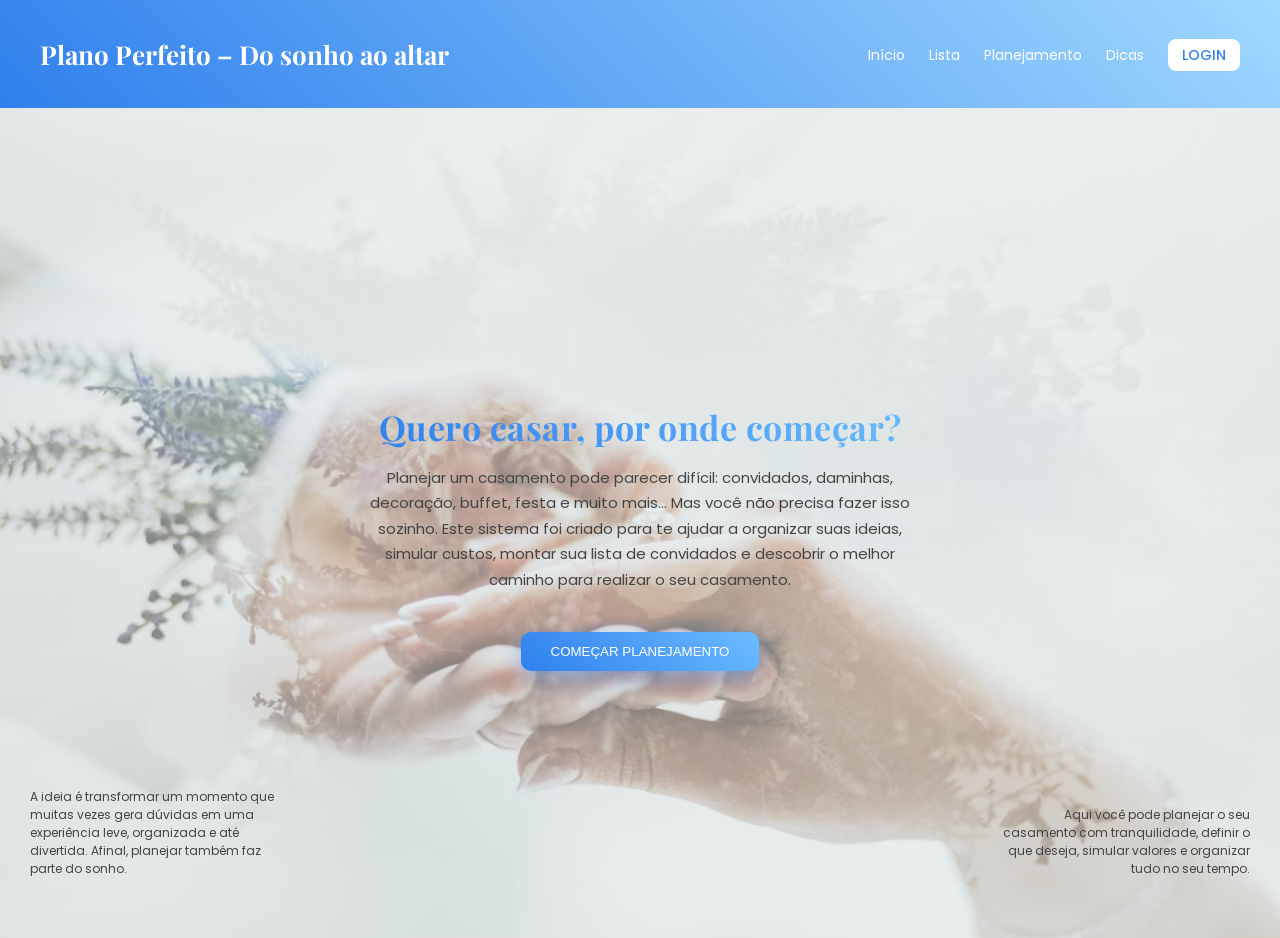
<file: index.html>
<!DOCTYPE html>
<html lang="pt-BR">
<head>
  <meta charset="UTF-8">
  <title>Plano Perfeito – Do sonho ao altar</title>

  <!-- FONTES -->
  <link href="https://fonts.googleapis.com/css2?family=Playfair+Display:wght@500;700&family=Poppins:wght@300;400;500&display=swap" rel="stylesheet">

  <link rel="stylesheet" href="style.css">
</head>
<body>

<!-- MENU -->
<nav class="menu">
  <h2 class="logo">Plano Perfeito – Do sonho ao altar</h2>

  <div class="links">
    <a href="#">Início</a>
    <a href="#">Lista</a>
    <a href="#">Planejamento</a>
    <a href="#">Dicas</a>
    <a href="login.html" class="login">LOGIN</a>  </div>
</nav>

<!-- TEXTO SUPERIOR -->
<div class="topo-texto">
  Por onde começar a organizar e escolher as roupas da noiva e do noivo?<br>
  Descubra o melhor caminho com dicas simples e listas inteligentes que vão te guiar desde o primeiro passo.
</div>

<!-- TELA INICIAL -->
<section class="inicio">

  <div class="centro">
    <h1>Quero casar, por onde começar?</h1>

    <p>
      Planejar um casamento pode parecer difícil: convidados, daminhas, decoração,
      buffet, festa e muito mais... Mas você não precisa fazer isso sozinho.
      Este sistema foi criado para te ajudar a organizar suas ideias, simular custos,
      montar sua lista de convidados e descobrir o melhor caminho para realizar o seu casamento.
    </p>

    <button class="botao">COMEÇAR PLANEJAMENTO</button>
  </div>

  <div class="lado esquerdo">
    A ideia é transformar um momento que muitas vezes gera dúvidas em uma experiência leve,
    organizada e até divertida. Afinal, planejar também faz parte do sonho.
  </div>

  <div class="lado direita">
    Aqui você pode planejar o seu casamento com tranquilidade, definir o que deseja,
    simular valores e organizar tudo no seu tempo.
  </div>

</section>

</body>
</html>
</file>
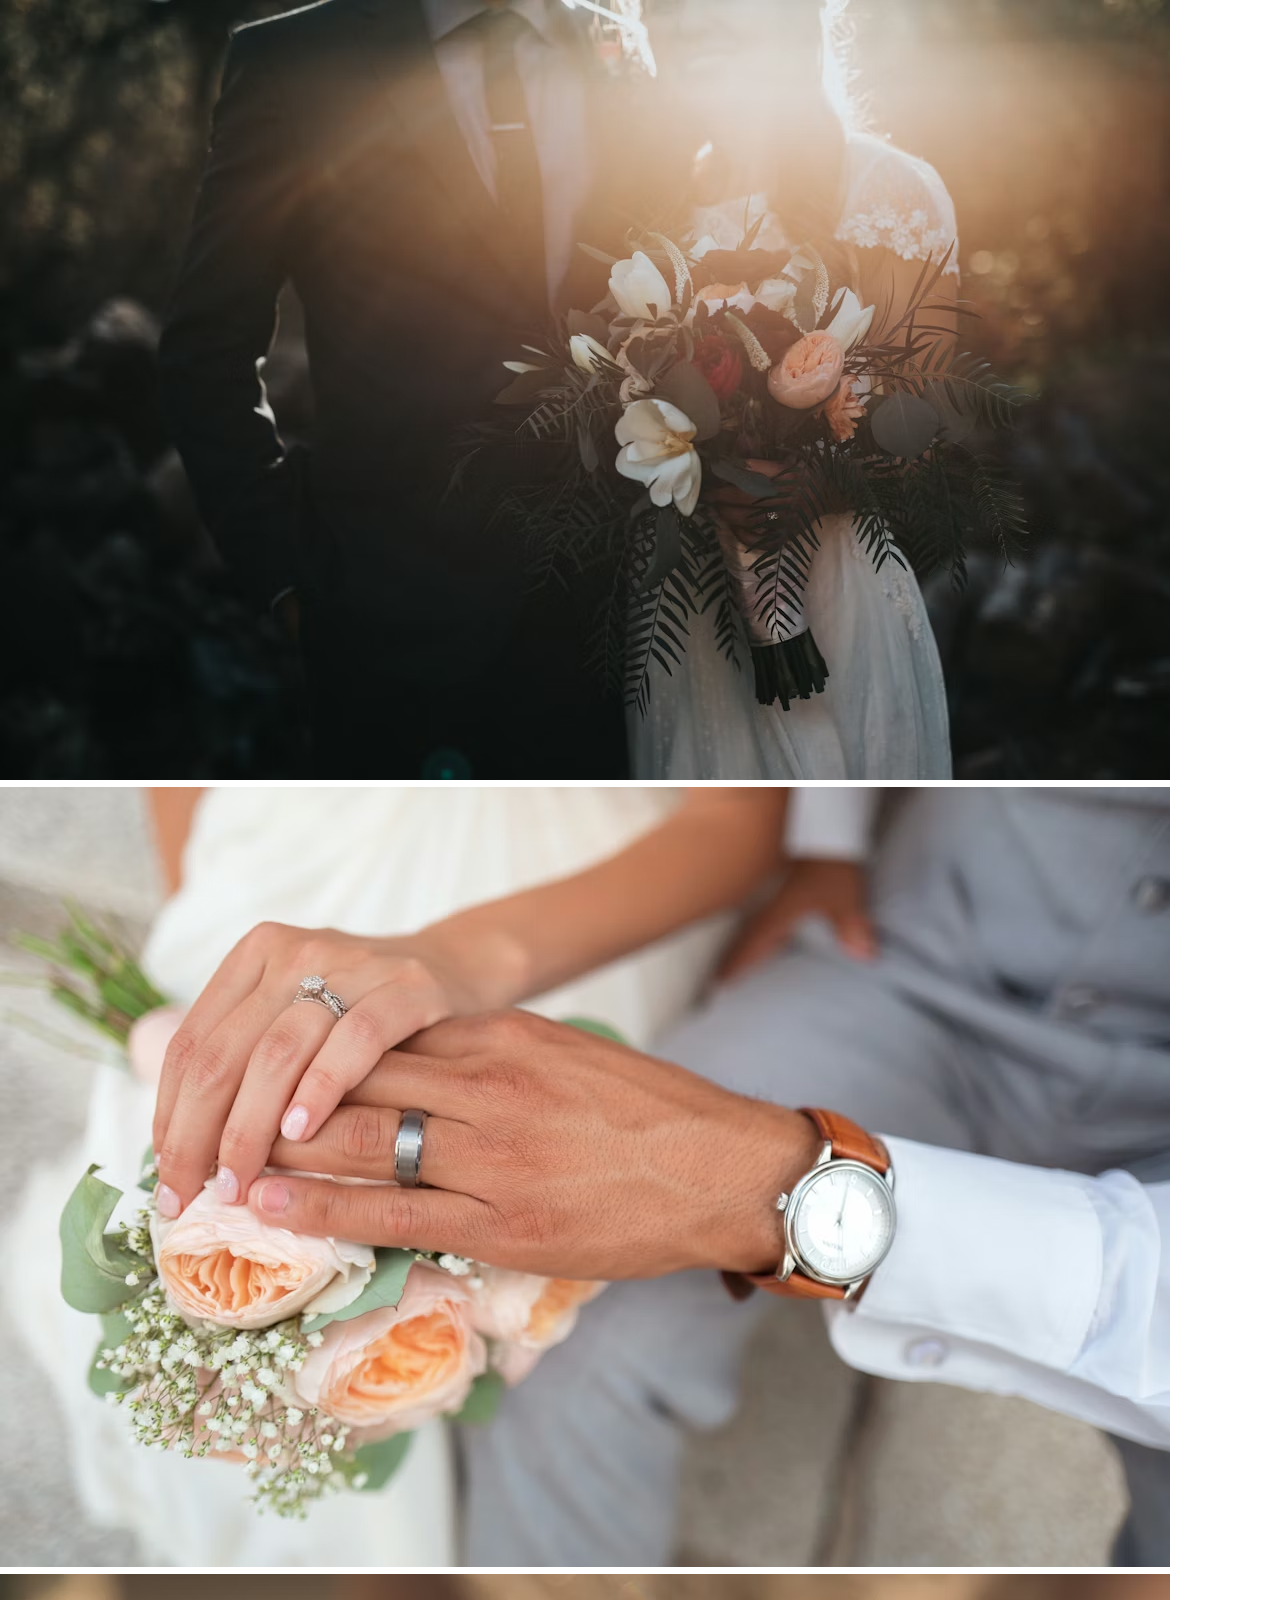
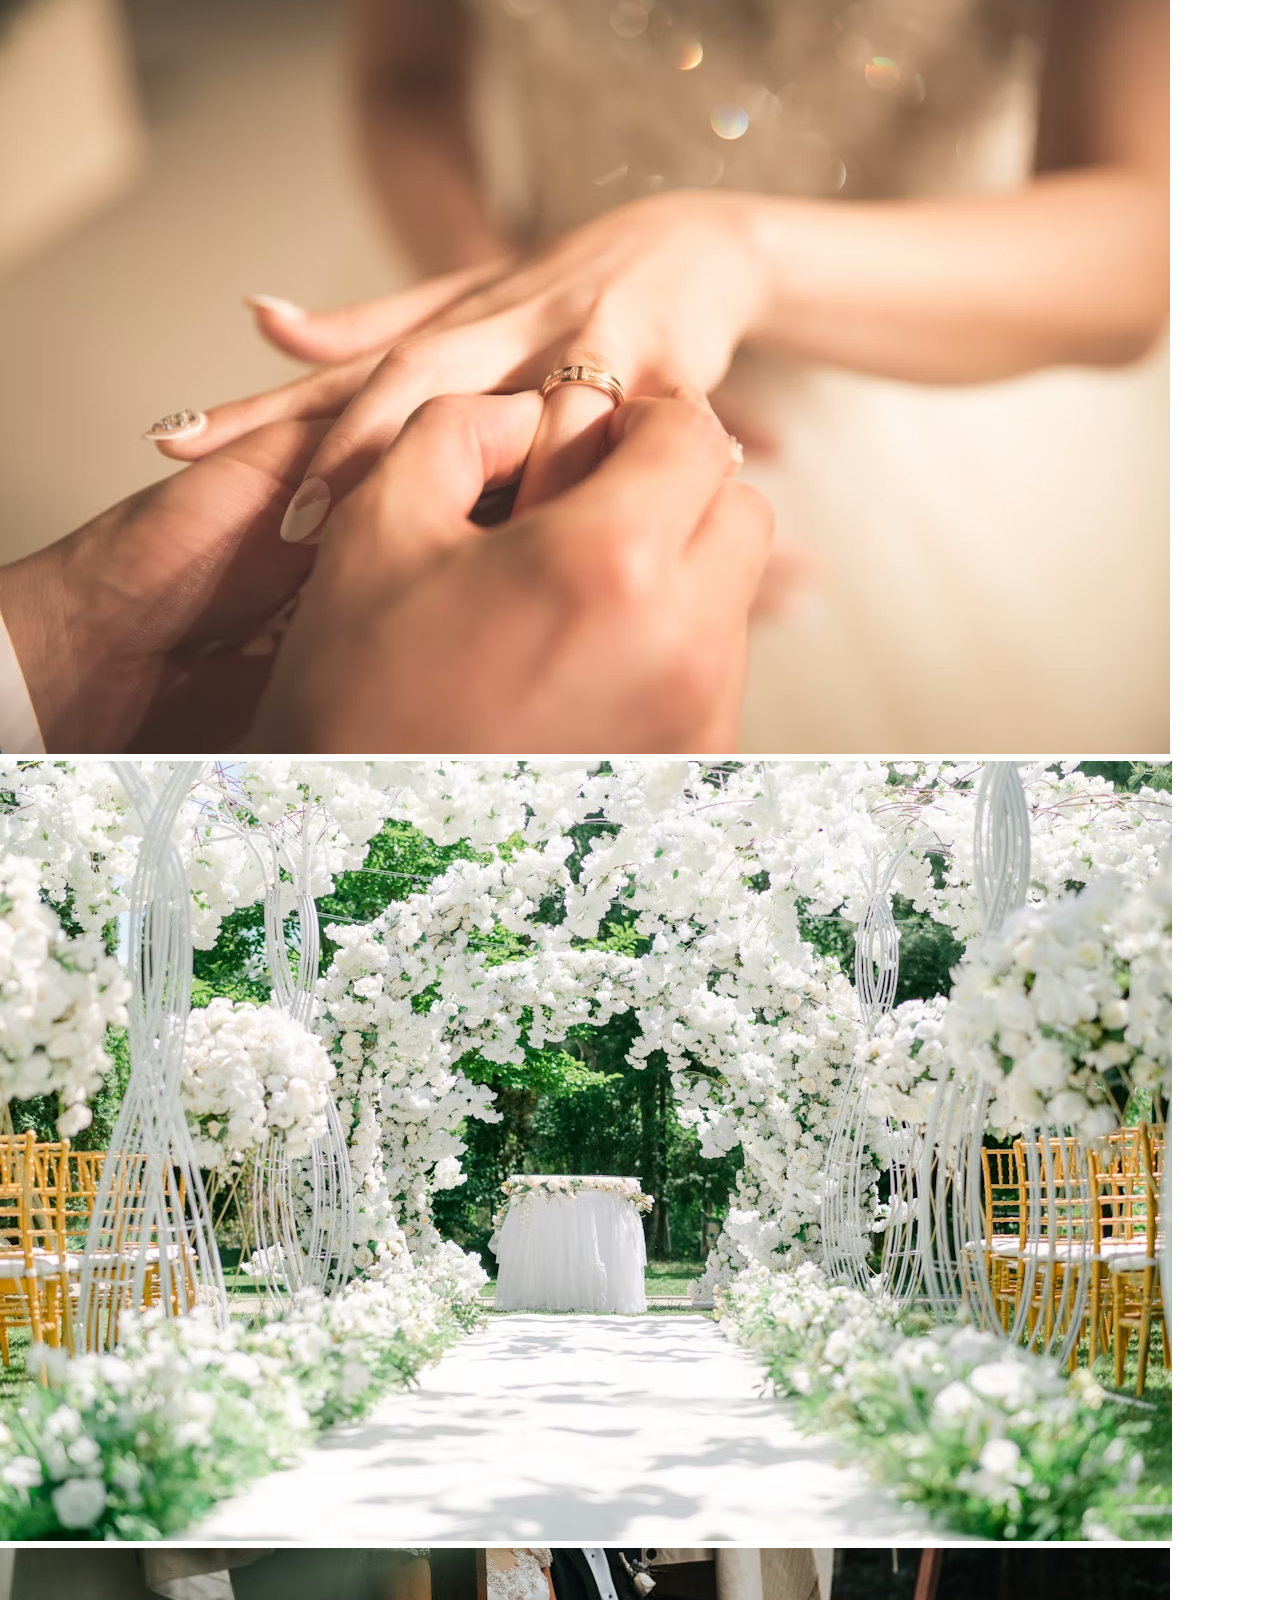
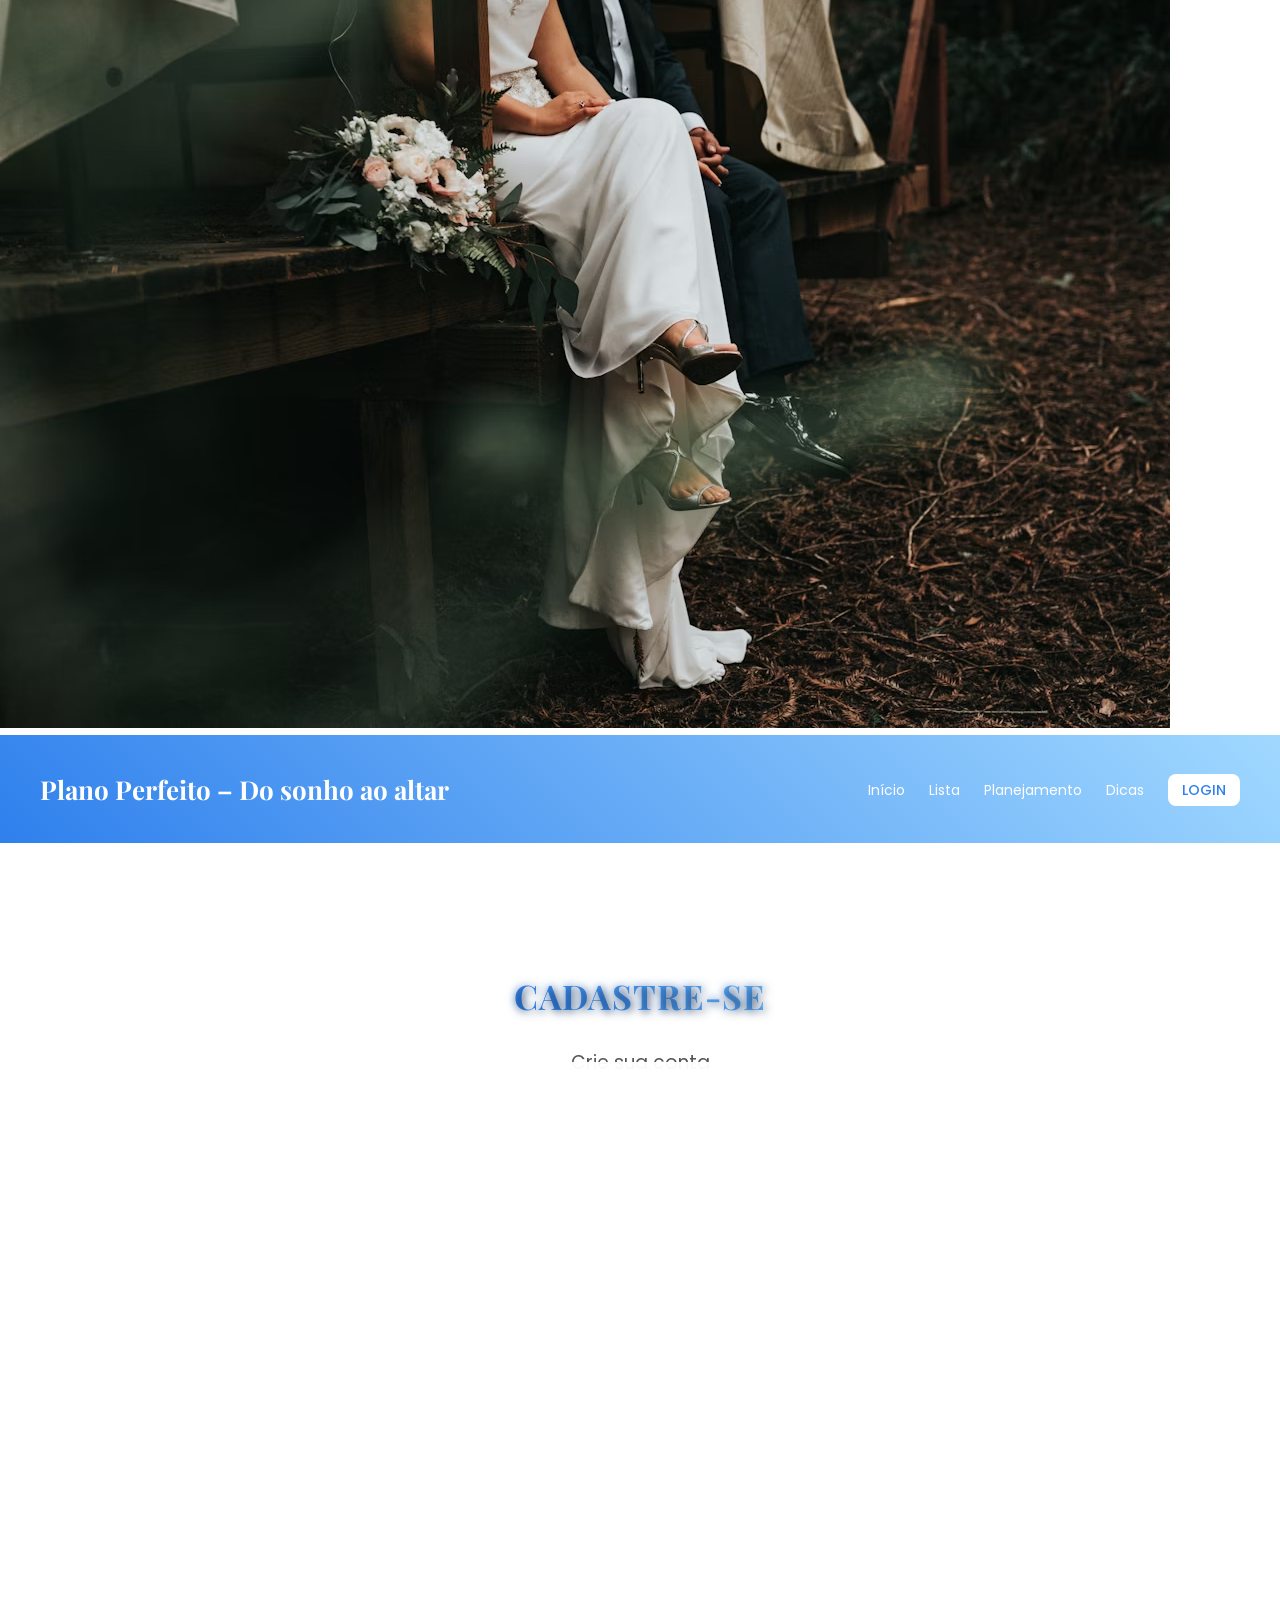
<file: cadastro.html>
<!DOCTYPE html>
<html lang="pt-BR">
<head>
  <meta charset="UTF-8">
  <title>Cadastro</title>

  <link href="https://fonts.googleapis.com/css2?family=Playfair+Display:wght@500;700&family=Poppins:wght@300;400;500&display=swap" rel="stylesheet">
  <link rel="stylesheet" href="style.css">
</head>

<body>

<div class="slider">
  <img src="img1.png" class="active">
  <img src="img2.png">
  <img src="img3.png">
  <img src="img4.png">
  <img src="img5.png">
</div>

<nav class="menu">
  <h2 class="logo">Plano Perfeito – Do sonho ao altar</h2>

  <div class="links">
    <a href="index.html">Início</a>
    <a href="#">Lista</a>
    <a href="#">Planejamento</a>
    <a href="#">Dicas</a>
    <a href="login.html" class="login">LOGIN</a>
  </div>
</nav>

<section class="login-area">

  <h2 class="titulo-login">CADASTRE-SE</h2>
  <h3>Crie sua conta</h3>

  <div class="card-login">

    <label>Nome completo *</label>
    <input type="text" id="nome" placeholder="Seu nome">

    <label>E-mail *</label>
    <input type="email" id="novoEmail" placeholder="seu@email.com">

    <label>Senha *</label>
    <input type="password" id="novaSenha" placeholder="Crie uma senha">

    <label>Confirmar senha *</label>
    <input type="password" id="confirmarSenha" placeholder="Confirme a senha">

    <p id="erro-cadastro" class="erro-login"></p>

    <button class="entrar" onclick="cadastrar()">CRIAR CONTA</button>

    <p class="cadastro">
      Já tem uma conta? <a href="login.html">Fazer login</a>
    </p>

  </div>

</section>

<script src="script.js"></script>

</body>
</html>
</file>
<file: style.css>
body {
  margin: 0;
  font-family: 'Poppins', sans-serif;
  color: #333;
}

/* MENU */
.menu {
  display: flex;
  justify-content: space-between;
  align-items: center;
  padding: 15px 40px;
  background: linear-gradient(45deg, #2f80ed, #a0d8ff);
}

/* LOGO */
.logo {
  font-size: 26px;
  font-weight: 700;
  font-family: 'Playfair Display', serif;
  color: white;
}

/* LINKS */
.links a {
  margin-left: 20px;
  text-decoration: none;
  color: white;
  font-size: 14px;
}

/* LOGIN */
.login {
  background: white;
  color: #2f80ed !important;
  padding: 6px 14px;
  border-radius: 8px;
  font-weight: 500;
}

/* TEXTO TOPO */
.topo-texto {
  position: absolute;
  top: 140px;
  right: 40px;
  width: 300px;
  font-size: 13px;
  color: #444;
  text-align: right;
  line-height: 1.5;
}

/* HOME */
.inicio {
  height: calc(100vh - 70px);
  background:
    linear-gradient(rgba(255,255,255,0.5), rgba(255,255,255,0.5)),
    url("imagem.png");
  background-size: cover;
  background-position: center;
  display: flex;
  align-items: center;
  justify-content: center;
  position: relative;
}

/* CENTRO */
.centro {
  text-align: center;
  width: 550px;
}

/* TITULO PRINCIPAL */
.centro h1 {
  font-size: 34px;
  margin-bottom: 15px;
  font-family: 'Playfair Display', serif;
  font-weight: 700;
  letter-spacing: 0.5px;

  background: linear-gradient(45deg, #2f80ed, #6bbcff);
  -webkit-background-clip: text;
  -webkit-text-fill-color: transparent;
}

/* TEXTO */
.centro p {
  font-size: 15px;
  color: #444;
  line-height: 1.7;
}

/* BOTÃO */
.botao {
  margin-top: 25px;
  padding: 12px 30px;
  border: none;
  border-radius: 10px;
  background: linear-gradient(45deg, #2f80ed, #6bbcff);
  color: white;
  font-weight: 500;
  cursor: pointer;
  box-shadow: 0 8px 20px rgba(47, 128, 237, 0.4);
  transition: 0.3s;
}

.botao:hover {
  transform: translateY(-2px);
  box-shadow: 0 12px 25px rgba(47, 128, 237, 0.6);
}

/* TEXTOS LATERAIS */
.lado {
  position: absolute;
  width: 260px;
  font-size: 12px;
  color: #444;
  line-height: 1.5;
}

.esquerdo {
  left: 30px;
  bottom: 60px;
}

.direita {
  right: 30px;
  bottom: 60px;
  text-align: right;
}

/* LOGIN AREA */
.login-area {
  height: calc(100vh - 70px);
  display: flex;
  flex-direction: column;
  justify-content: center;
  align-items: center;
}

/* TITULOS LOGIN */
.titulo-login {
  font-family: 'Playfair Display', serif;
  font-size: 34px; /* aumentei um pouco */
  font-weight: 700;
  margin-bottom: 10px;

  /* DEGRADÊ IGUAL DO SITE */
  background: linear-gradient(45deg, #2f80ed, #6bbcff);
  -webkit-background-clip: text;
  -webkit-text-fill-color: transparent;

  /* SOMBRA PRA NÃO SUMIR */
  text-shadow: 
    2px 2px 8px rgba(0,0,0,0.5),
    0 0 10px rgba(47,128,237,0.6);

  letter-spacing: 1px;
}

.login-area h3 {
  font-weight: 400;
  color: #555;
  margin-bottom: 20px;
}

/* CARD */
.card-login {
  width: 350px;
  padding: 25px;
  background: rgba(255, 255, 255, 0.96);
  border-radius: 12px;
  backdrop-filter: blur(6px);
  box-shadow: 0 10px 30px rgba(0,0,0,0.2);
}

/* INPUTS */
.card-login input {
  width: 100%;
  padding: 10px;
  margin: 8px 0 15px 0;
  border: 1px solid #ccc;
  border-radius: 6px;
}

/* GOOGLE */
.google-btn {
  width: 100%;
  padding: 10px;
  background: white;
  border: 1px solid #ccc;
  border-radius: 6px;
  cursor: pointer;
  display: flex;
  align-items: center;
  justify-content: center;
  gap: 10px;
}

.google-btn img {
  width: 18px;
}

/* TEXTOS */
.ou {
  margin: 15px 0;
  color: #888;
}

.esqueci {
  font-size: 12px;
  color: #2f80ed;
  display: block;
  text-align: right;
  margin-bottom: 15px;
}

.entrar {
  width: 100%;
  padding: 12px;
  background: linear-gradient(45deg, #2f80ed, #6bbcff);
  color: white;
  border: none;
  border-radius: 8px;
  cursor: pointer;
}

.cadastro {
  margin-top: 15px;
  font-size: 12px;
}

/* ERRO */
.erro-login {
  color: #e74c3c;
  font-size: 13px;
  margin-top: -10px;
  margin-bottom: 10px;
  text-align: left;
}

/* FUNDO COM SLIDES */
.bg-slider {
  min-height: 100vh;
  background-size: cover;
  background-position: center;
  background-image: url("img1.png");
  animation: slideBg 25s infinite ease-in-out;
}

body.bg-slider {
  display: flex;
  flex-direction: column;
}

.login-area {
  flex: 1;
}

/* ANIMAÇÃO */
@keyframes slideBg {
  0%   { background-image: url("img1.png"); }
  20%  { background-image: url("img2.png"); }
  40%  { background-image: url("img3.png"); }
  60%  { background-image: url("img4.png"); }
  80%  { background-image: url("img5.png"); }
  100% { background-image: url("img1.png"); }
}

.bg-slider {
  animation: slideBg 25s infinite;
  transition: background-image 1s ease-in-out;
}
</file>
